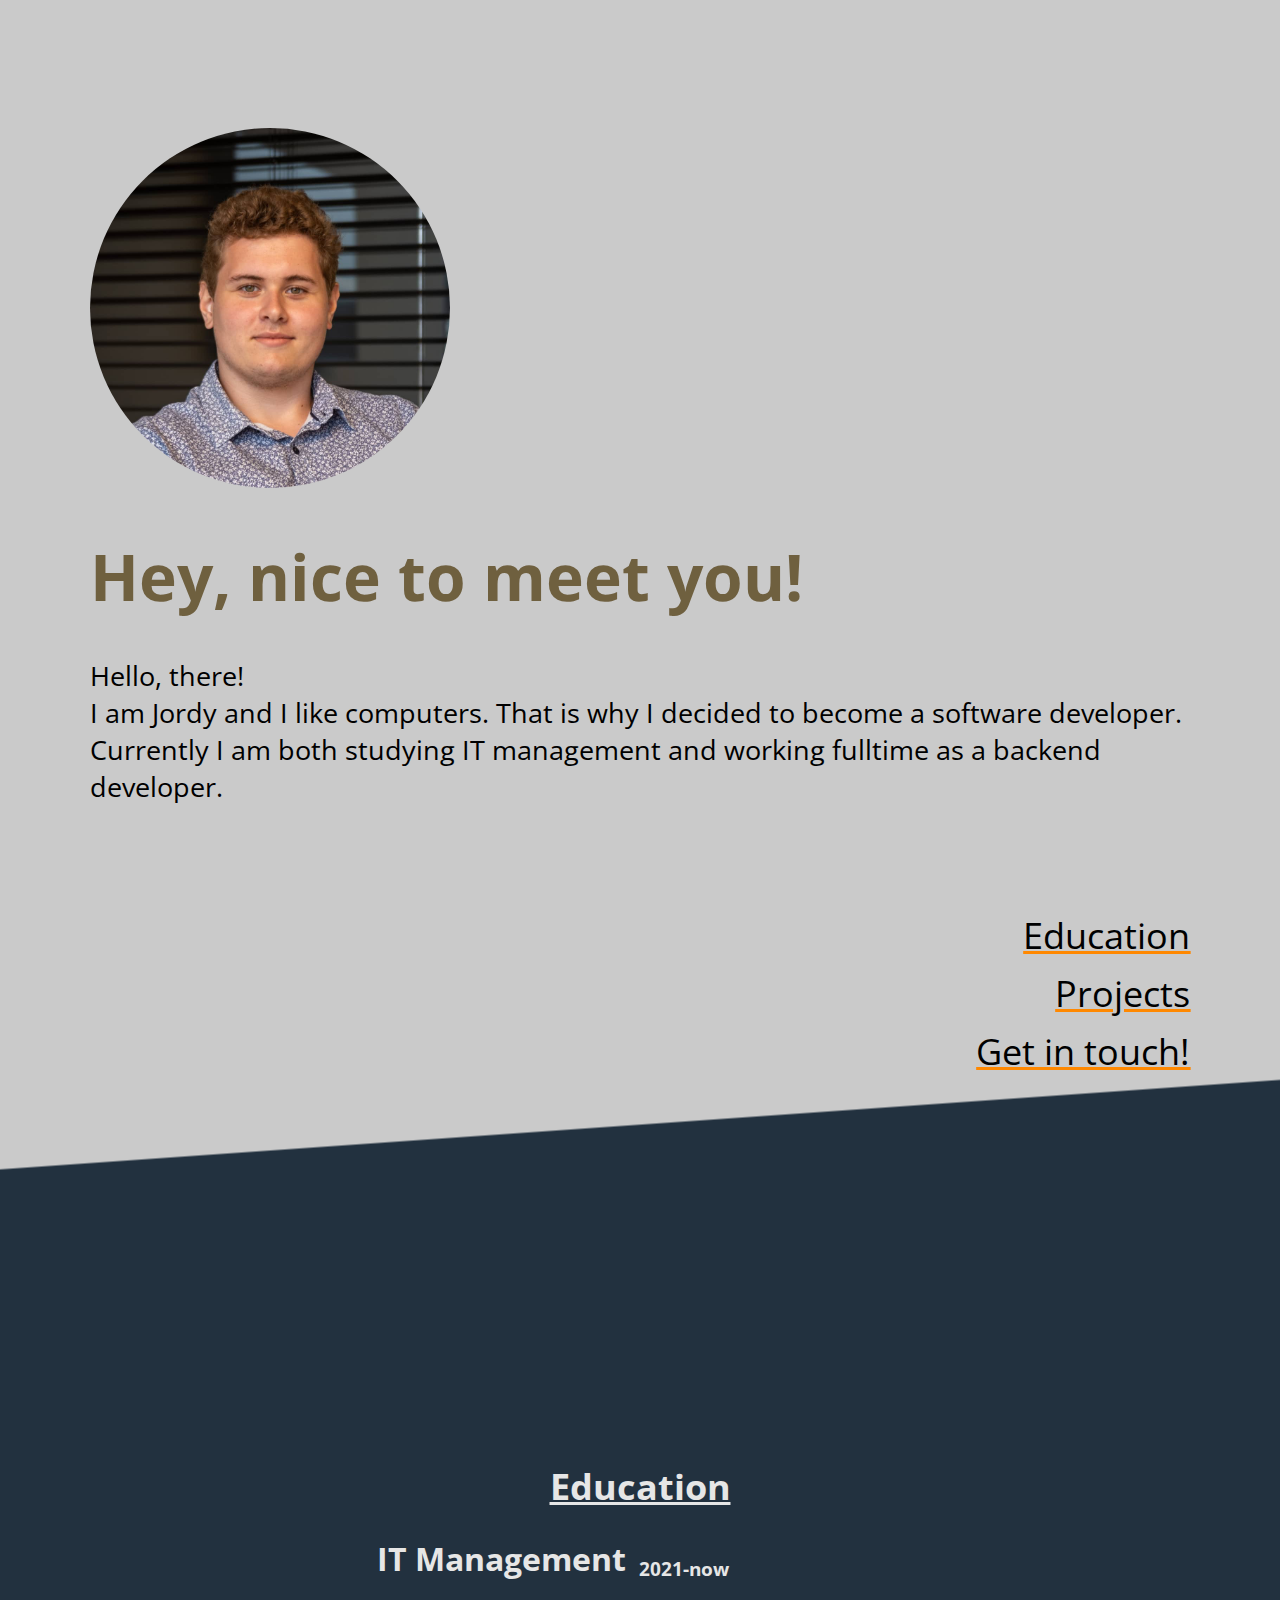
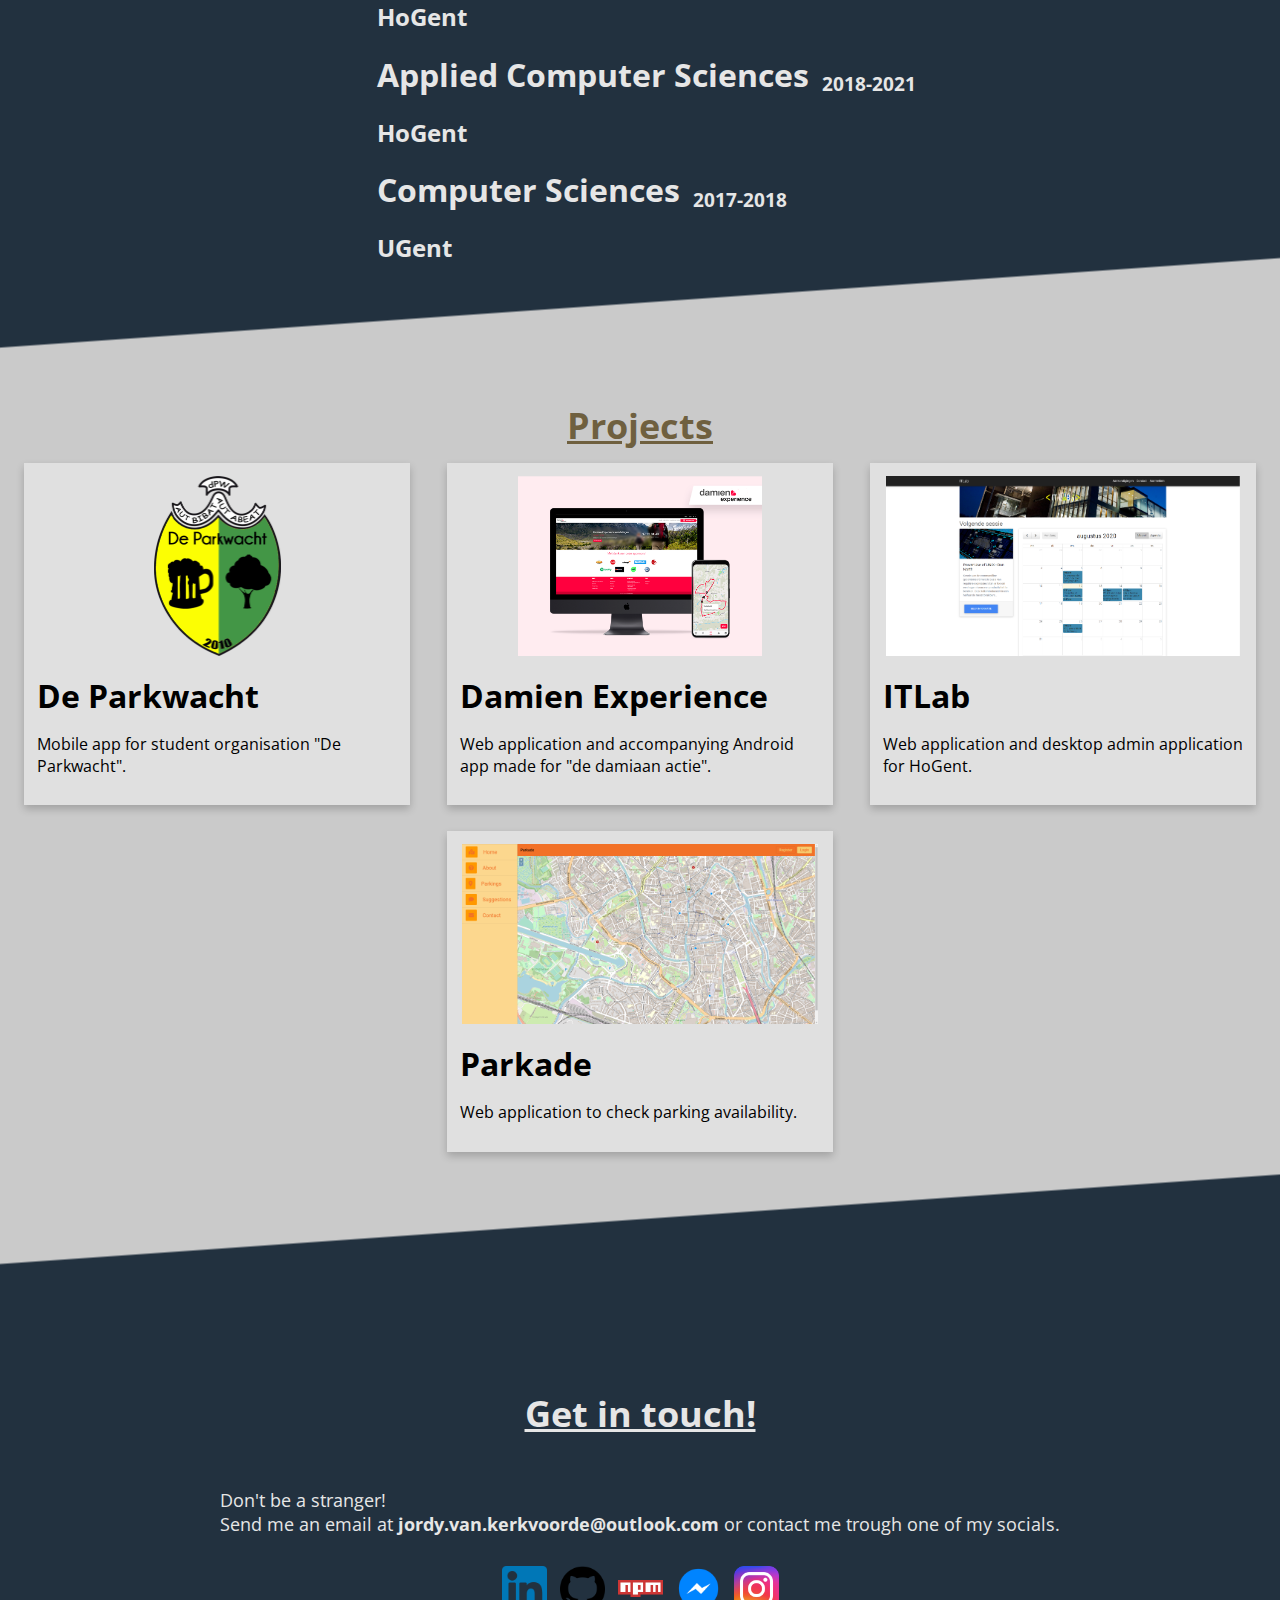
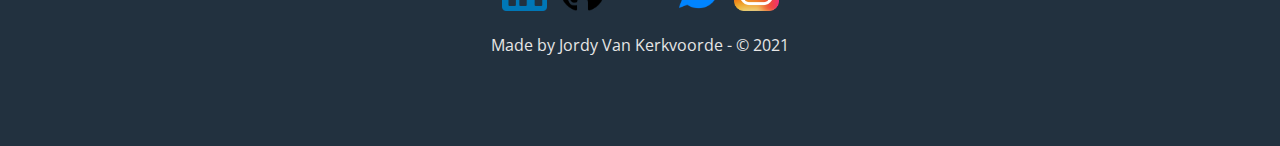
<file: index.html>
<!DOCTYPE html>
<html lang="en">
<head>
    <meta charset="UTF-8">
    <meta http-equiv="X-UA-Compatible" content="IE=edge">
    <meta name="viewport" content="width=device-width, initial-scale=1.0">
    <title>Jordy Van Kerkvoorde</title>
    <link rel="stylesheet" href="./index.css">
    <link rel="preconnect" href="https://fonts.googleapis.com">
    <link rel="preconnect" href="https://fonts.gstatic.com" crossorigin>
    <link href="https://fonts.googleapis.com/css2?family=Open+Sans:wght@300&display=swap" rel="stylesheet">
</head>
<body>
    <div class="page">
        <div class="home">
            <div class="content">
                    <div class="image"></div>
                <div class="landing">
                    <h1 class="title">
                        Hey, nice to meet you!
                    </h1>
                    <div class="about" style="white-space: pre-line">
                        Hello, there!
                        I am Jordy and I like computers. That is why I decided to become a software developer.
                        Currently I am both studying IT management and working fulltime as a backend developer.
                    </div>
                    <div class="index">
                        <ul>
                            <li><a href="#education">Education</a></li>
                            <li><a href="#projects">Projects</a></li>
                            <li><a href="#contact">Get in touch!</a></li>
                        </ul>
                    </div>
                </div>
            </div>
        </div>
        <div class="education" id="education">
            <h1 class="edu-title">Education</h1>
            <div class="edu-list">
                <div class="edu-item">
                    <div>
                        <h1 class="edu-item-title">IT Management</h1>
                        <h2 class="edu-item-institute">HoGent</h2>
                    </div>
                    <h3 class="edu-item-when">2021-now</h3>
                </div>
                <div class="edu-item">
                    <div>
                        <h1 class="edu-item-title">Applied Computer Sciences</h1>
                        <h2 class="edu-item-institute">HoGent</h2>
                    </div>
                    <h3 class="edu-item-when">2018-2021</h3>
                </div>
                <div class="edu-item">
                    <div>
                        <h1 class="edu-item-title">Computer Sciences</h1>
                        <h2 class="edu-item-institute">UGent</h2>
                    </div>
                    <h3 class="edu-item-when">2017-2018</h3>
                </div>
            </div>
        </div>
        <div class="projects" id="projects">
            <h1 class="proj-title">Projects</h1>
            <div class="proj-content">
                <a href="./pages/deparkwacht.project.html">
                    <div class="project-card">
                        <img class="project-img" src="./assets/deparkwacht/parkwacht_schild.png" alt="logo deparkwacht">
                        <h1>De Parkwacht</h1>
                        <p>Mobile app for student organisation "De Parkwacht".</p>
                    </div>
                </a>
                <a href="./pages/damien.project.html">
                    <div class="project-card">
                        <img class="project-img" src="./assets/damienexperience/damienhero.png" alt="logo damienexperience">
                        <h1>Damien Experience</h1>
                        <p>Web application and accompanying Android app made for "de damiaan actie".</p>
                    </div>
                </a>
                <a href="./pages/itlab.project.html">
                    <div class="project-card">
                        <img class="project-img" src="./assets/itlab/dotnetmain.png" alt="logo damienexperience">
                        <h1>ITLab</h1>
                        <p>Web application and desktop admin application for HoGent.</p>
                    </div>
                </a> 
                <a href="./pages/parkade.project.html">
                    <div class="project-card">
                        <img class="project-img" src="./assets/parkade/home.png" alt="logo damienexperience">
                        <h1>Parkade</h1>
                        <p>Web application to check parking availability.</p>
                    </div>
                </a>
            </div>
        </div>
        <div class="contact" id="contact">
            <h1 class="contact-title">Get in touch!</h1>
            <p style="white-space: pre-line" class="contact-par">
                Don't be a stranger!
                Send me an email at <b><a href="mailto:jordy.van.kerkvoorde@outlook.com">jordy.van.kerkvoorde@outlook.com</a></b> or contact me trough one of my socials.
            </p>
            <div class="socials">
                <a href="https://www.linkedin.com/in/jordyvankerkvoorde/" target="_blank"><img class="social" src="./assets/linkedin.png" alt="linkedin logo"></a>
                <a href="https://github.com/JordyVanKerkvoorde" target="_blank"><img class="social" src="./assets/github.png" alt="github logo"></a>
                <a href="https://www.npmjs.com/~keejaybe" target="_blank"><img class="social" src="./assets/npmjs.png" alt="npmjs logo"></a>
                <a href="https://www.messenger.com/t/jordyvankerkvoorde" target="_blank"><img class="social" src="./assets/messenger.png" alt="messenger logo"></a>
                <a href="https://www.instagram.com/jordyvankerkvoorde/" target="_blank"><img class="social" src="./assets/insta.png" alt="instagram logo"></a>
            </div>
            <div class="copyright">
                Made by Jordy Van Kerkvoorde - &copy; 2021
            </div>
        </div>
    </div>
</body>
</html>
</file>
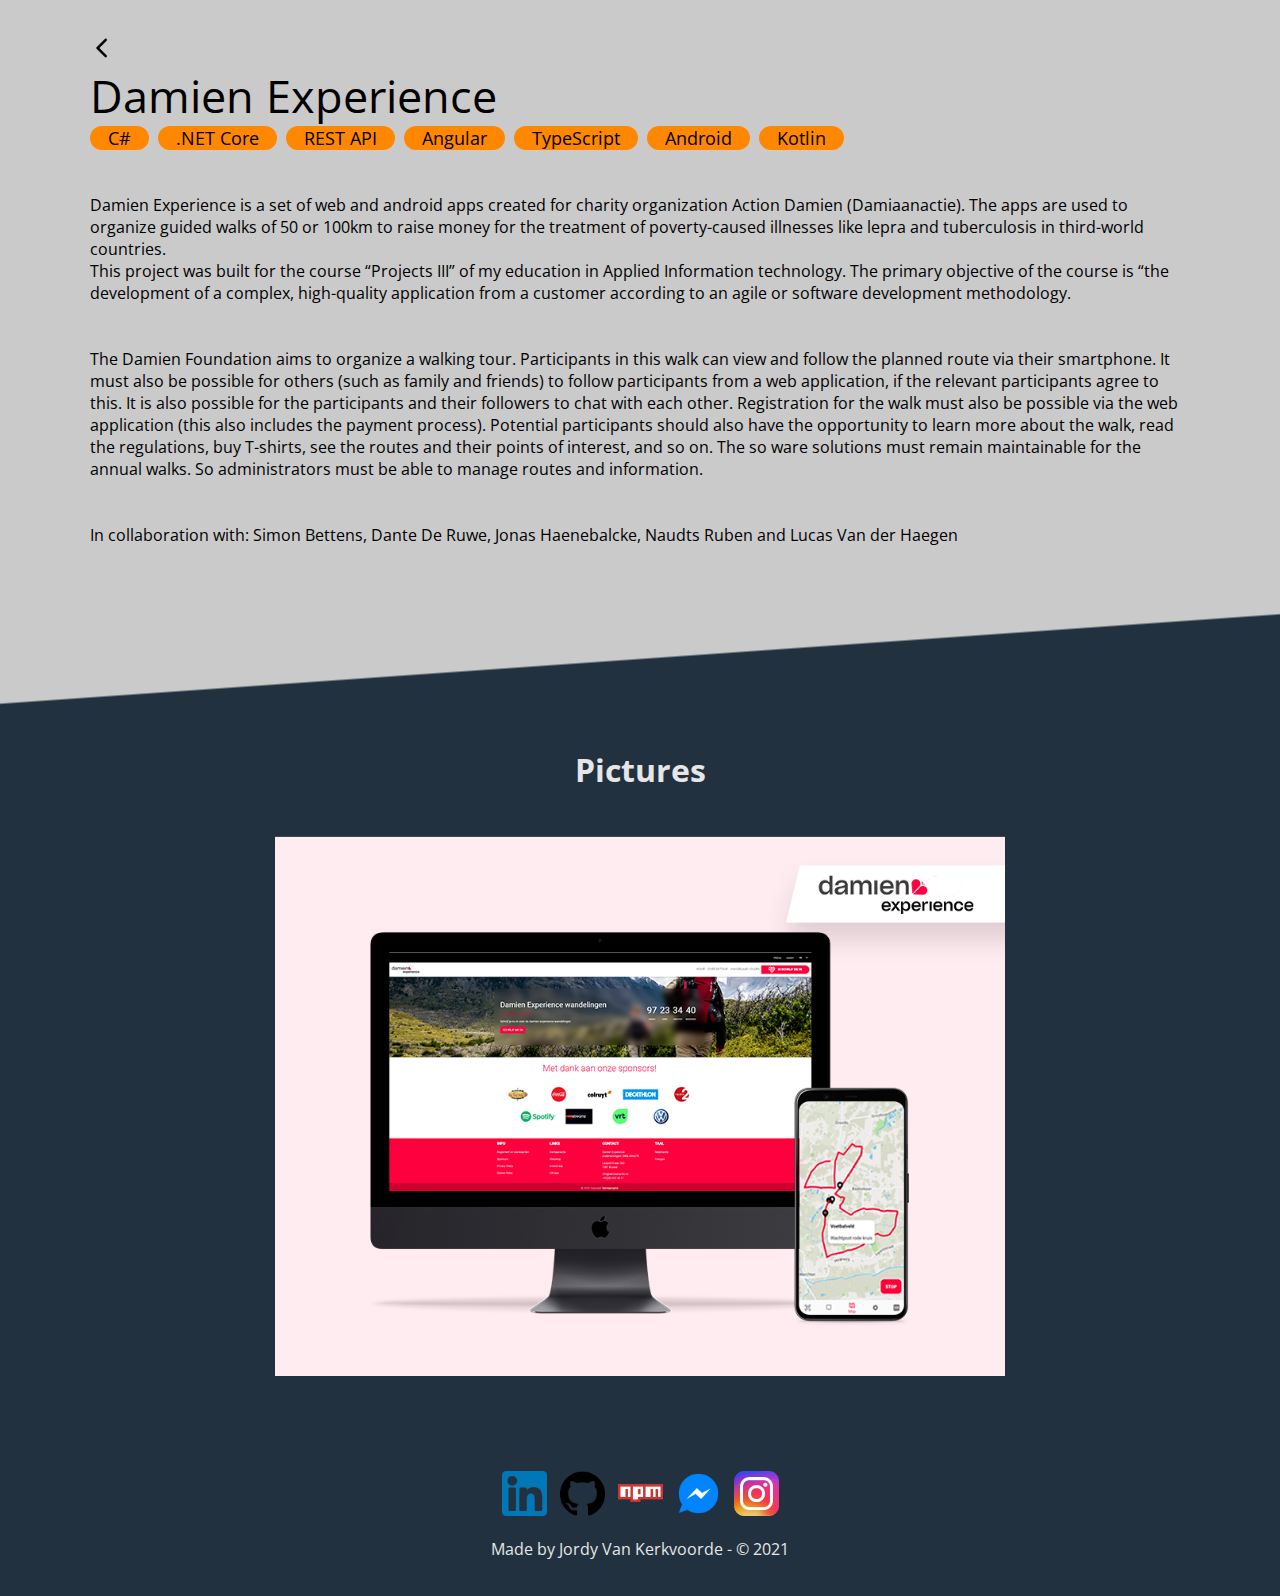
<file: pages/damien.project.html>
<!DOCTYPE html>
<html lang="en">
<head>
    <meta charset="UTF-8">
    <meta http-equiv="X-UA-Compatible" content="IE=edge">
    <meta name="viewport" content="width=device-width, initial-scale=1.0">
    <title>Jordy Van Kerkvoorde - De Parkwacht</title>
    <link rel="stylesheet" href="./project.css">
    <link rel="preconnect" href="https://fonts.googleapis.com">
    <link rel="preconnect" href="https://fonts.gstatic.com" crossorigin>
    <link href="https://fonts.googleapis.com/css2?family=Open+Sans:wght@300&display=swap" rel="stylesheet">
</head>
<body>
    <div class="content">
        <div class="back padded">
            <a href="../index.html#projects"><img src="../assets/back.svg" alt=""></a>
        </div>
        <div class="title padded">Damien Experience</div>
        <div class="pills padded">
            <div class="pill">C#</div>
            <div class="pill">.NET Core</div>
            <div class="pill">REST API</div>
            <div class="pill">Angular</div>
            <div class="pill">TypeScript</div>
            <div class="pill">Android</div>
            <div class="pill">Kotlin</div>
        </div>
        <div class="resume padded" style="white-space: pre-line">
            <p>
                Damien Experience is a set of web and android apps created for charity organization Action Damien (Damiaanactie). The apps are used to organize guided walks of 50 or 100km to raise money for the treatment of poverty-caused illnesses like lepra and tuberculosis in third-world countries.
                This project was built for the course “Projects III” of my education in Applied Information technology. The primary objective of the course is “the development of a complex, high-quality application from a customer according to an agile or software development methodology.
            </p>
            <p>
                The Damien Foundation aims to organize a walking tour. Participants in this walk can view and follow the planned route via their smartphone. It must also be possible for others (such as family and friends) to follow participants from a web application, if the relevant participants agree to this. It is also possible for the participants and their followers to chat with each other. Registration for the walk must also be possible via the web application (this also includes the payment process). Potential participants should also have the opportunity to learn more about the walk, read the regulations, buy T-shirts, see the routes and their points of interest, and so on. The so ware solutions must remain maintainable for the annual walks. So administrators must be able to manage routes and information.
            </p>
            <p>
                In collaboration with: Simon Bettens, Dante De Ruwe, Jonas Haenebalcke, Naudts Ruben and Lucas Van der Haegen
            </p>
        </div>
        <div class="divider"></div>
        <div class="pictures padded">
            <h1 class="subtitle">Pictures</h1>
            <div class="gallery">
                <img class="long" src="../assets/damienexperience/damienhero.png" alt="">
            </div>
        </div>
        <div class="footer"> 
            <div class="socials">
                <a href="https://www.linkedin.com/in/jordyvankerkvoorde/" target="_blank"><img class="social" src="../assets/linkedin.png" alt="linkedin logo"></a>
                <a href="https://github.com/JordyVanKerkvoorde" target="_blank"><img class="social" src="../assets/github.png" alt="github logo"></a>
                <a href="https://www.npmjs.com/~keejaybe" target="_blank"><img class="social" src="../assets/npmjs.png" alt="npmjs logo"></a>
                <a href="https://www.messenger.com/t/jordyvankerkvoorde" target="_blank"><img class="social" src="../assets/messenger.png" alt="messenger logo"></a>
                <a href="https://www.instagram.com/jordyvankerkvoorde/" target="_blank"><img class="social" src="../assets/insta.png" alt="instagram logo"></a>
            </div>
            <div class="copyright">
                Made by Jordy Van Kerkvoorde - &copy; 2021
            </div>
        </div>
    </div>
</body>
</html>
</file>
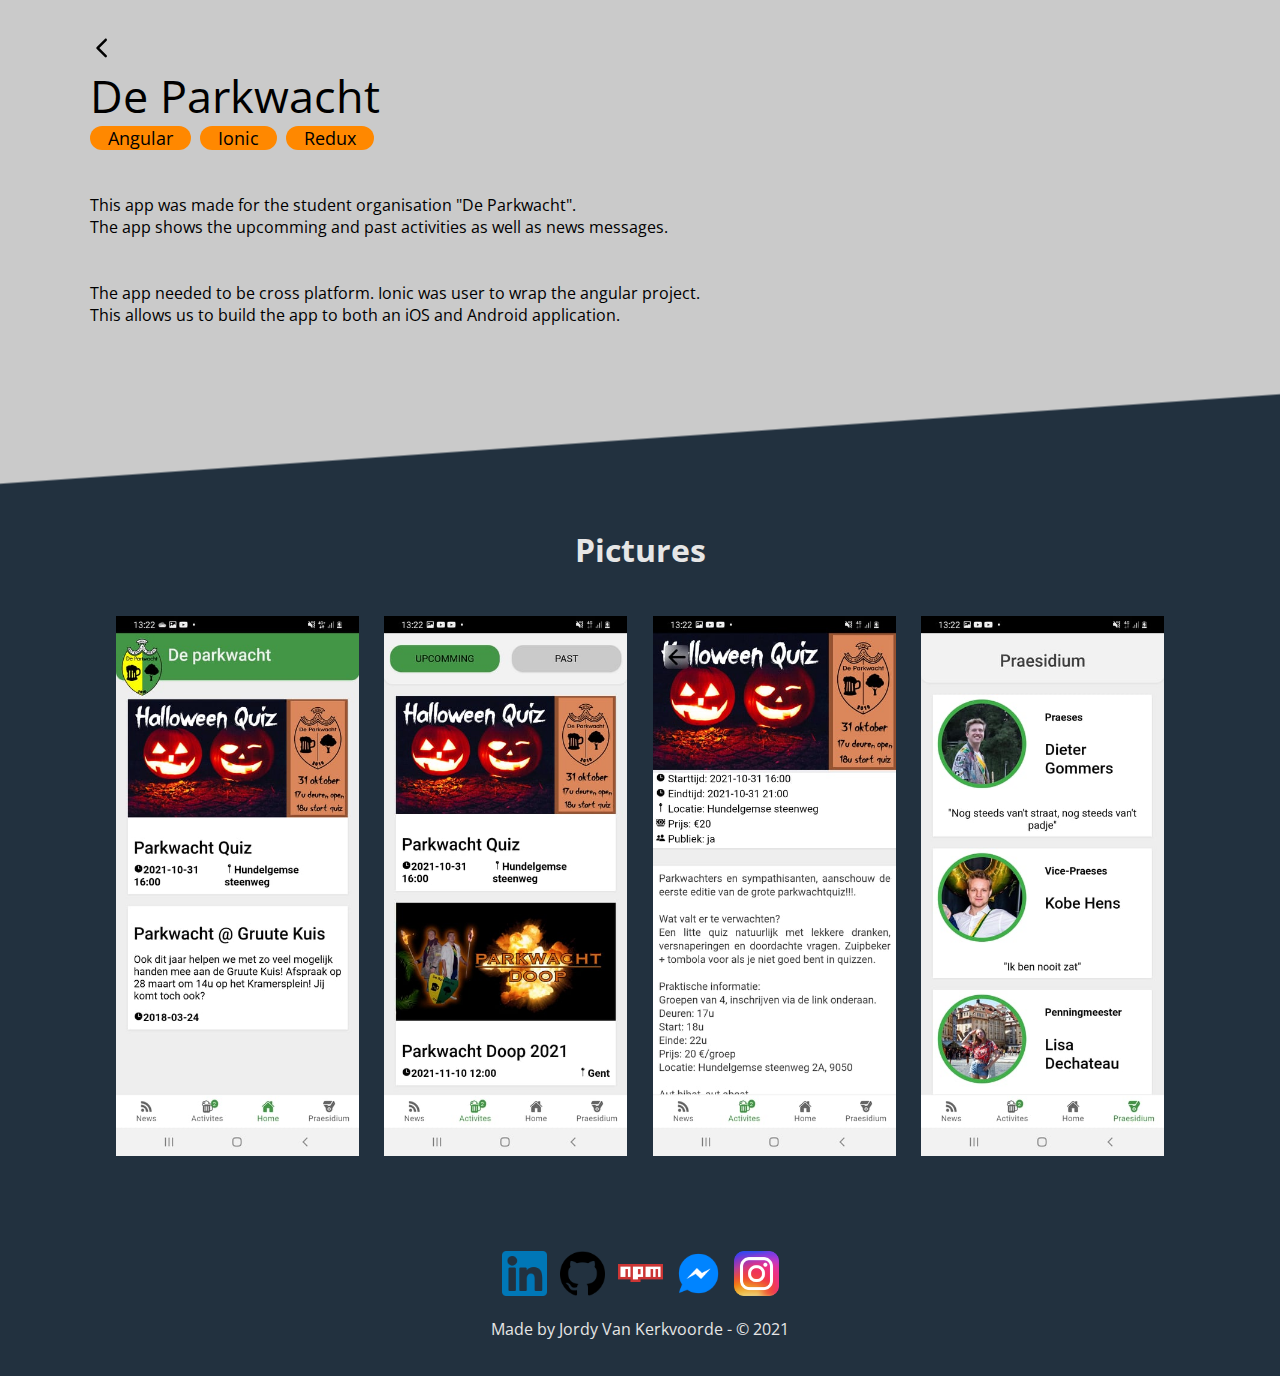
<file: pages/deparkwacht.project.html>
<!DOCTYPE html>
<html lang="en">
<head>
    <meta charset="UTF-8">
    <meta http-equiv="X-UA-Compatible" content="IE=edge">
    <meta name="viewport" content="width=device-width, initial-scale=1.0">
    <title>Jordy Van Kerkvoorde - De Parkwacht</title>
    <link rel="stylesheet" href="./project.css">
    <link rel="preconnect" href="https://fonts.googleapis.com">
    <link rel="preconnect" href="https://fonts.gstatic.com" crossorigin>
    <link href="https://fonts.googleapis.com/css2?family=Open+Sans:wght@300&display=swap" rel="stylesheet">
</head>
<body>
    <div class="content">
        <div class="back padded">
            <a href="../index.html#projects"><img src="../assets/back.svg" alt=""></a>
        </div>
        <div class="title padded">De Parkwacht</div>
        <div class="pills padded">
            <div class="pill">Angular</div>
            <div class="pill">Ionic</div>
            <div class="pill">Redux</div>
        </div>
        <div class="resume padded" style="white-space: pre-line">
            <p>
                This app was made for the student organisation "De Parkwacht".
                The app shows the upcomming and past activities as well as news messages.
            </p>
            <p>
                The app needed to be cross platform. Ionic was user to wrap the angular project.
                This allows us to build the app to both an iOS and Android application.
            </p>
        </div>
        <div class="divider"></div>
        <div class="pictures padded">
            <h1 class="subtitle">Pictures</h1>
            <div class="gallery">
                <img class="long" src="../assets/deparkwacht/home.jpg" alt="">
                <img class="long" src="../assets/deparkwacht/activities.jpg" alt="">
                <img class="long" src="../assets/deparkwacht/activity.jpg" alt="">
                <img class="long" src="../assets/deparkwacht/praesidium.jpg" alt="">
            </div>
        </div>
        <div class="footer"> 
            <div class="socials">
                <a href="https://www.linkedin.com/in/jordyvankerkvoorde/" target="_blank"><img class="social" src="../assets/linkedin.png" alt="linkedin logo"></a>
                <a href="https://github.com/JordyVanKerkvoorde" target="_blank"><img class="social" src="../assets/github.png" alt="github logo"></a>
                <a href="https://www.npmjs.com/~keejaybe" target="_blank"><img class="social" src="../assets/npmjs.png" alt="npmjs logo"></a>
                <a href="https://www.messenger.com/t/jordyvankerkvoorde" target="_blank"><img class="social" src="../assets/messenger.png" alt="messenger logo"></a>
                <a href="https://www.instagram.com/jordyvankerkvoorde/" target="_blank"><img class="social" src="../assets/insta.png" alt="instagram logo"></a>
            </div>
            <div class="copyright">
                Made by Jordy Van Kerkvoorde - &copy; 2021
            </div>
        </div>
    </div>
</body>
</html>
</file>
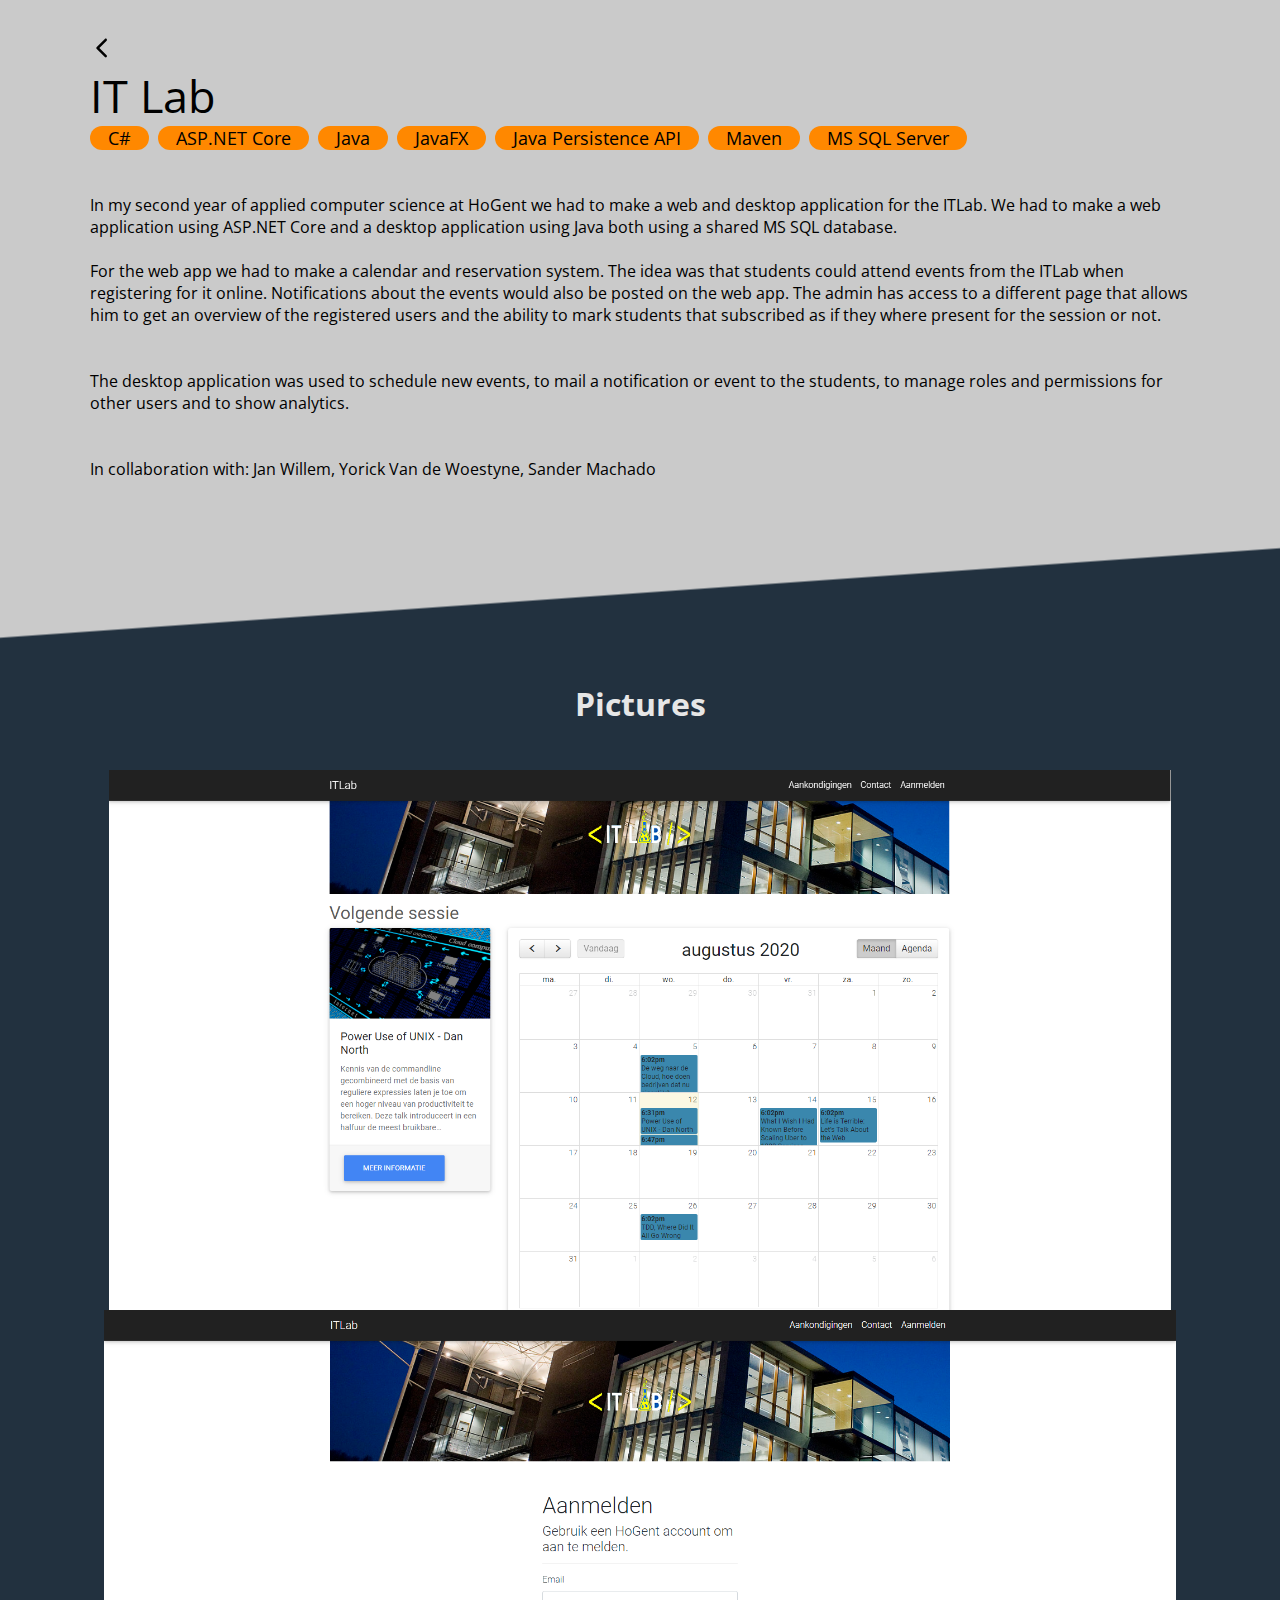
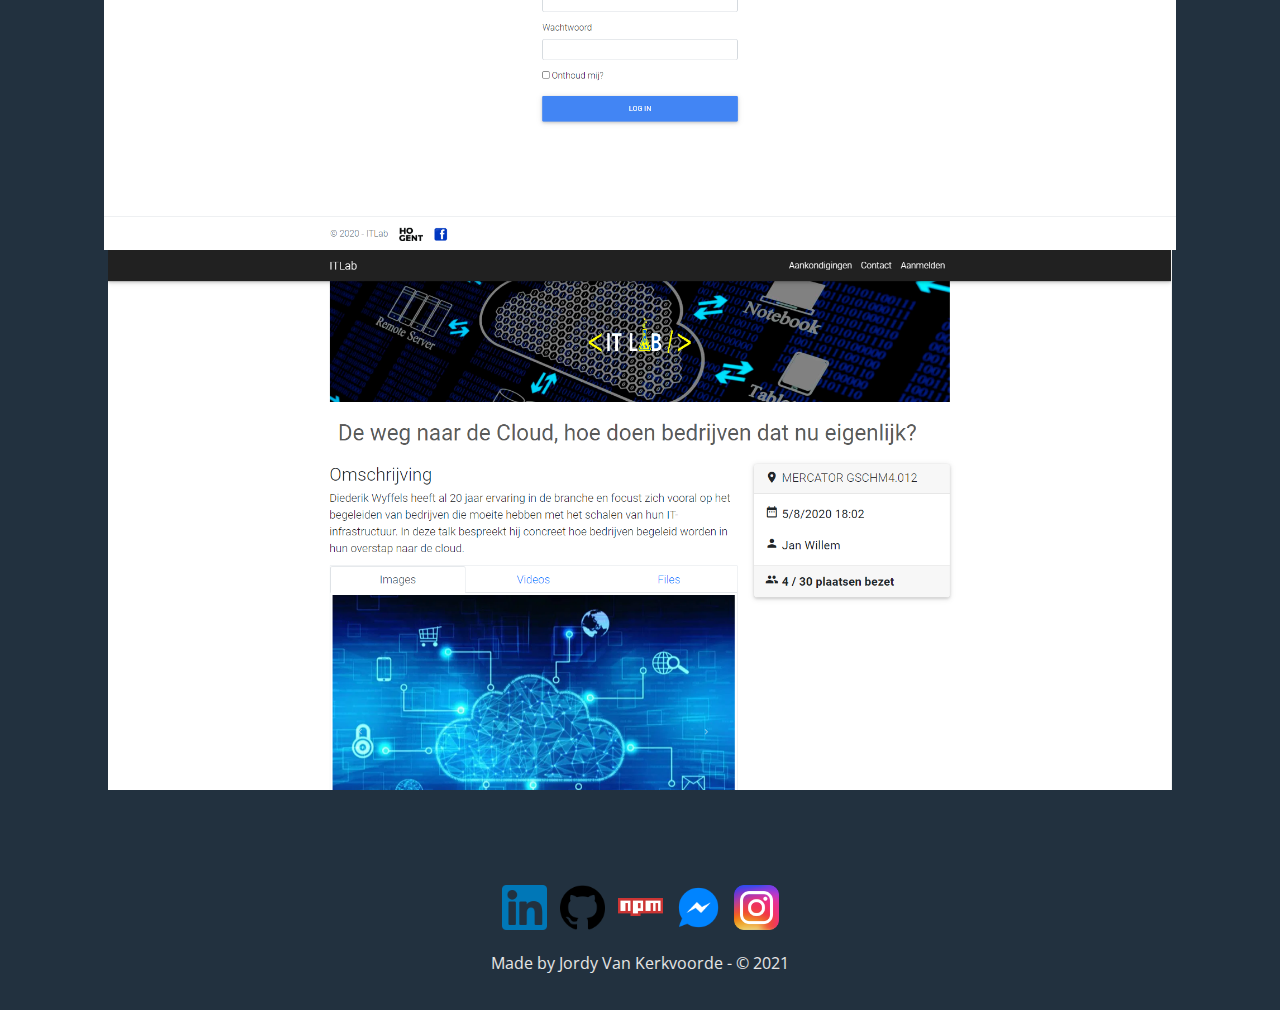
<file: pages/itlab.project.html>
<!DOCTYPE html>
<html lang="en">
<head>
    <meta charset="UTF-8">
    <meta http-equiv="X-UA-Compatible" content="IE=edge">
    <meta name="viewport" content="width=device-width, initial-scale=1.0">
    <title>Jordy Van Kerkvoorde - De Parkwacht</title>
    <link rel="stylesheet" href="./project.css">
    <link rel="preconnect" href="https://fonts.googleapis.com">
    <link rel="preconnect" href="https://fonts.gstatic.com" crossorigin>
    <link href="https://fonts.googleapis.com/css2?family=Open+Sans:wght@300&display=swap" rel="stylesheet">
</head>
<body>
    <div class="content">
        <div class="back padded">
            <a href="../index.html#projects"><img src="../assets/back.svg" alt=""></a>
        </div>
        <div class="title padded">IT Lab</div>
        <div class="pills padded">
            <div class="pill">C#</div>
            <div class="pill">ASP.NET Core</div>
            <div class="pill">Java</div>
            <div class="pill">JavaFX</div>
            <div class="pill">Java Persistence API</div>
            <div class="pill">Maven</div>
            <div class="pill">MS SQL Server</div>
        </div>
        <div class="resume padded" style="white-space: pre-line">
            <p>
                In my second year of applied computer science at HoGent we had to make a web and desktop application for the ITLab. We had to make a web application using ASP.NET Core and a desktop application using Java both using a shared MS SQL database.

                For the web app we had to make a calendar and reservation system. The idea was that students could attend events from the ITLab when registering for it online. Notifications about the events would also be posted on the web app. The admin has access to a different page that allows him to get an overview of the registered users and the ability to mark students that subscribed as if they where present for the session or not.
            </p>
            <p>
                The desktop application was used to schedule new events, to mail a notification or event to the students, to manage roles and permissions for other users and to show analytics.
            </p>
            <p>
                In collaboration with: Jan Willem, Yorick Van de Woestyne, Sander Machado
            </p>
        </div>
        <div class="divider"></div>
        <div class="pictures padded">
            <h1 class="subtitle">Pictures</h1>
            <div class="gallery">
                <img class="long" src="../assets/itlab/dotnetmain.png" alt="">
                <img class="long" src="../assets/itlab/dotnetlogin.png" alt="">
                <img class="long" src="../assets/itlab/dotneteventpage.png" alt="">
            </div>
        </div>
        <div class="footer"> 
            <div class="socials">
                <a href="https://www.linkedin.com/in/jordyvankerkvoorde/" target="_blank"><img class="social" src="../assets/linkedin.png" alt="linkedin logo"></a>
                <a href="https://github.com/JordyVanKerkvoorde" target="_blank"><img class="social" src="../assets/github.png" alt="github logo"></a>
                <a href="https://www.npmjs.com/~keejaybe" target="_blank"><img class="social" src="../assets/npmjs.png" alt="npmjs logo"></a>
                <a href="https://www.messenger.com/t/jordyvankerkvoorde" target="_blank"><img class="social" src="../assets/messenger.png" alt="messenger logo"></a>
                <a href="https://www.instagram.com/jordyvankerkvoorde/" target="_blank"><img class="social" src="../assets/insta.png" alt="instagram logo"></a>
            </div>
            <div class="copyright">
                Made by Jordy Van Kerkvoorde - &copy; 2021
            </div>
        </div>
    </div>
</body>
</html>
</file>
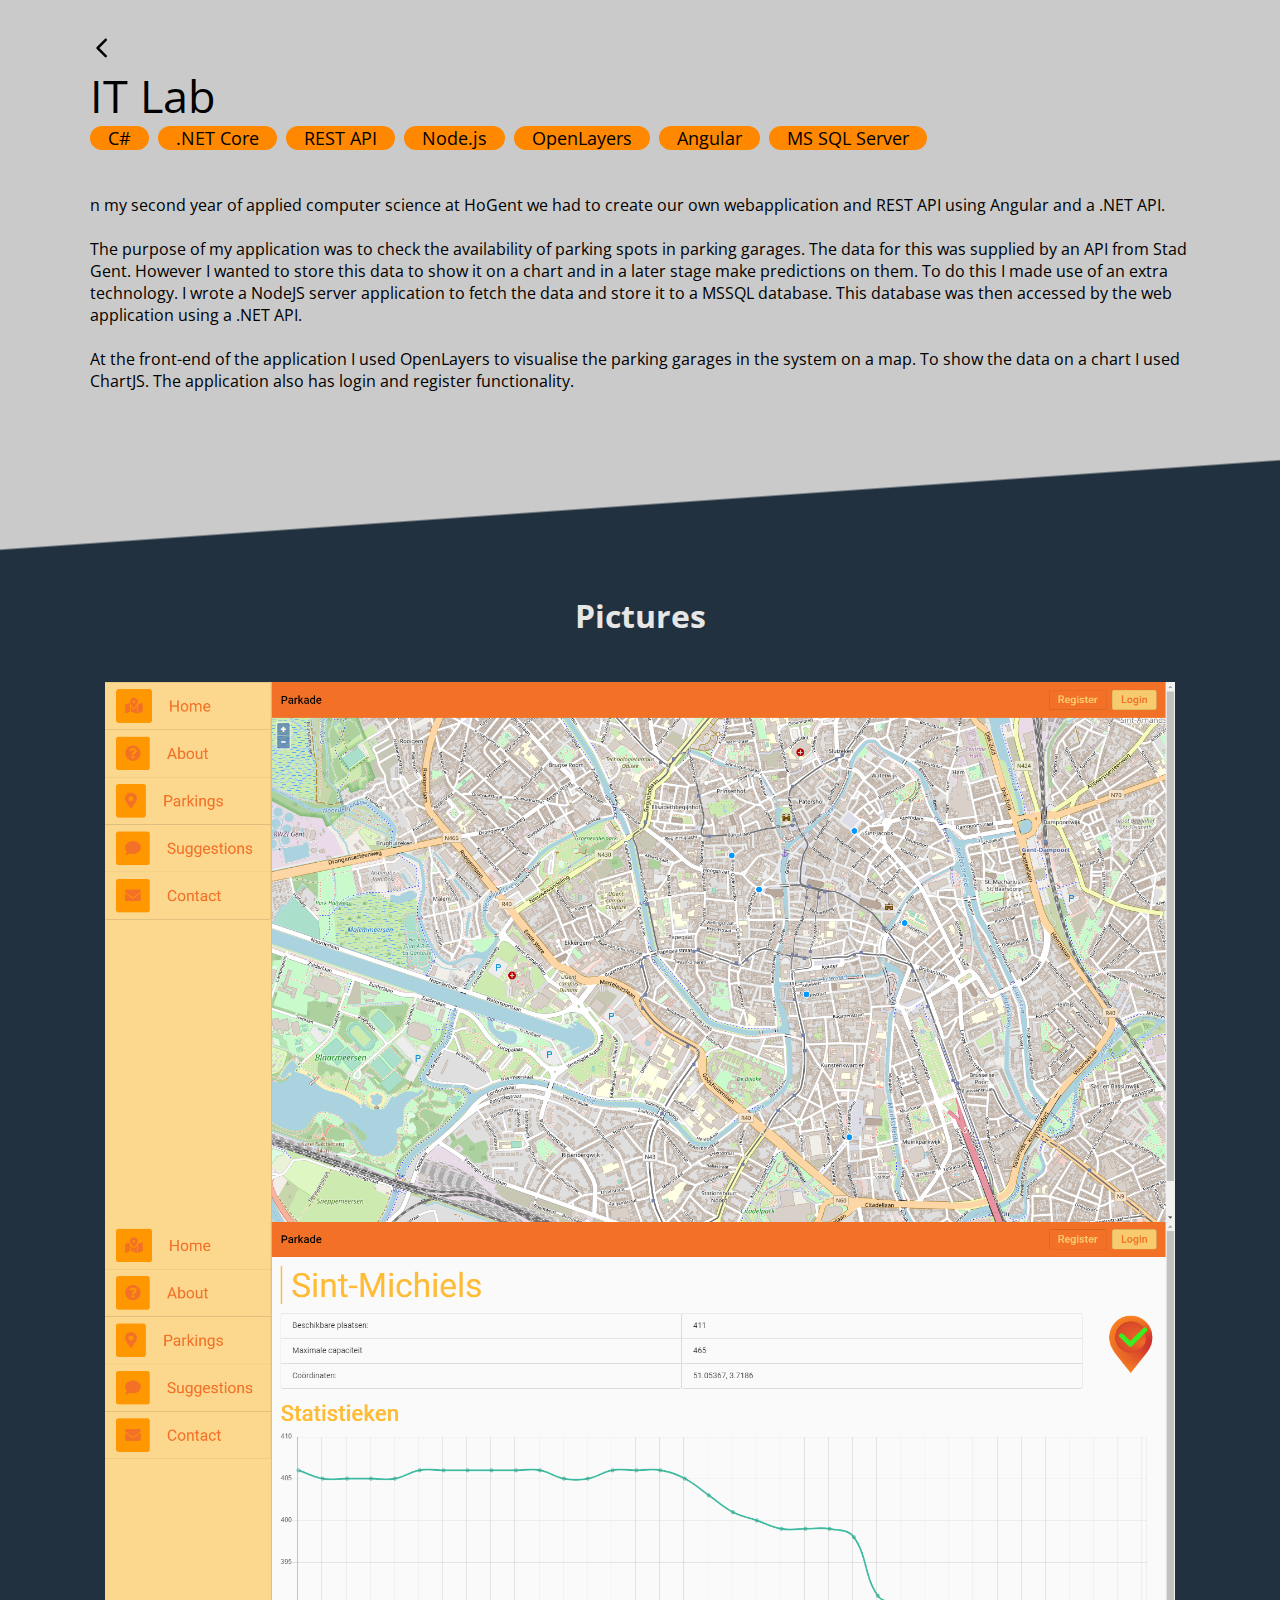
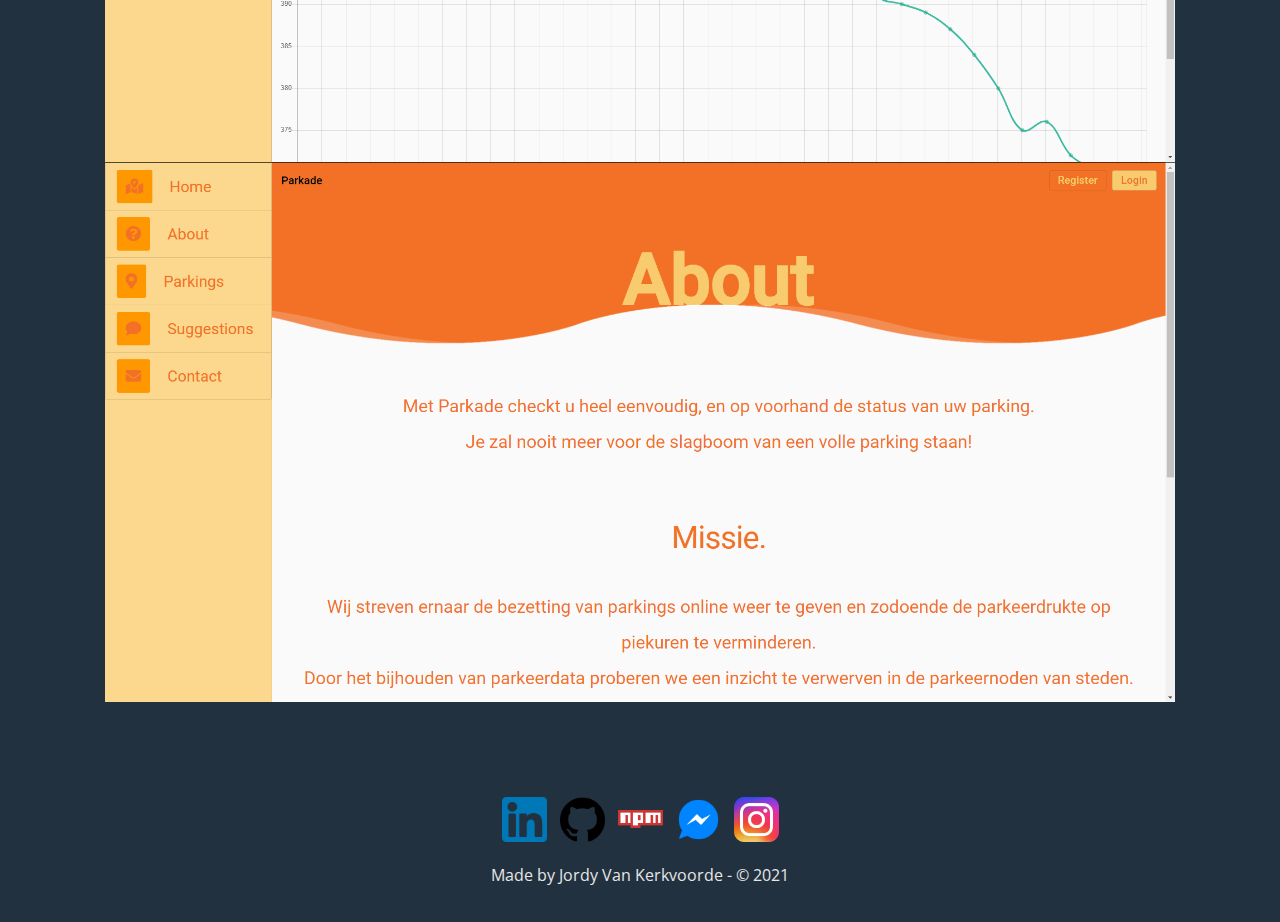
<file: pages/parkade.project.html>
<!DOCTYPE html>
<html lang="en">
<head>
    <meta charset="UTF-8">
    <meta http-equiv="X-UA-Compatible" content="IE=edge">
    <meta name="viewport" content="width=device-width, initial-scale=1.0">
    <title>Jordy Van Kerkvoorde - De Parkwacht</title>
    <link rel="stylesheet" href="./project.css">
    <link rel="preconnect" href="https://fonts.googleapis.com">
    <link rel="preconnect" href="https://fonts.gstatic.com" crossorigin>
    <link href="https://fonts.googleapis.com/css2?family=Open+Sans:wght@300&display=swap" rel="stylesheet">
</head>
<body>
    <div class="content">
        <div class="back padded">
            <a href="../index.html#projects"><img src="../assets/back.svg" alt=""></a>
        </div>
        <div class="title padded">IT Lab</div>
        <div class="pills padded">
            <div class="pill">C#</div>
            <div class="pill">.NET Core</div>
            <div class="pill">REST API</div>
            <div class="pill">Node.js</div>
            <div class="pill">OpenLayers</div>
            <div class="pill">Angular</div>
            <div class="pill">MS SQL Server</div>
        </div>
        <div class="resume padded" style="white-space: pre-line">
            <p>
                n my second year of applied computer science at HoGent we had to create our own webapplication and REST API using Angular and a .NET API.

The purpose of my application was to check the availability of parking spots in parking garages. The data for this was supplied by an API from Stad Gent. However I wanted to store this data to show it on a chart and in a later stage make predictions on them. To do this I made use of an extra technology. I wrote a NodeJS server application to fetch the data and store it to a MSSQL database. This database was then accessed by the web application using a .NET API.

At the front-end of the application I used OpenLayers to visualise the parking garages in the system on a map. To show the data on a chart I used ChartJS. The application also has login and register functionality.
            </p>
        </div>
        <div class="divider"></div>
        <div class="pictures padded">
            <h1 class="subtitle">Pictures</h1>
            <div class="gallery">
                <img class="long" src="../assets/parkade/home.png" alt="">
                <img class="long" src="../assets/parkade/parking.png" alt="">
                <img class="long" src="../assets/parkade/about.png" alt="">
            </div>
        </div>
        <div class="footer"> 
            <div class="socials">
                <a href="https://www.linkedin.com/in/jordyvankerkvoorde/" target="_blank"><img class="social" src="../assets/linkedin.png" alt="linkedin logo"></a>
                <a href="https://github.com/JordyVanKerkvoorde" target="_blank"><img class="social" src="../assets/github.png" alt="github logo"></a>
                <a href="https://www.npmjs.com/~keejaybe" target="_blank"><img class="social" src="../assets/npmjs.png" alt="npmjs logo"></a>
                <a href="https://www.messenger.com/t/jordyvankerkvoorde" target="_blank"><img class="social" src="../assets/messenger.png" alt="messenger logo"></a>
                <a href="https://www.instagram.com/jordyvankerkvoorde/" target="_blank"><img class="social" src="../assets/insta.png" alt="instagram logo"></a>
            </div>
            <div class="copyright">
                Made by Jordy Van Kerkvoorde - &copy; 2021
            </div>
        </div>
    </div>
</body>
</html>
</file>
<file: index.css>
body {
    font-family: 'Open Sans', sans-serif;
    padding: 0;
    margin: 0;
}

html {
    padding: 0;
    margin: 0;
    scroll-behavior: smooth;
}

.title {
    color: #463000b0;
    font-size: 5vw;
    margin: 0;
    padding: 0;
    margin-top: 5vh;
}

h1 { 
    margin: 0;
    padding: 0;
}

.image {
    height: 40vh;
    width: 40vh;
    border-radius: 20vh;
    background-image: url('./assets/profile.jpg');
    background-repeat: no-repeat;
    background-size: cover;
    background-position: center center;   
}

.landing {
    display: flex;
    flex-direction: column;
}

.content {
    padding-top: 10vw;
    padding-left: 7vw;
    padding-right: 7vw;
    height: fit-content;
    padding-bottom: 20vh;
    display: flex;
    flex-direction: row;
    flex-wrap: wrap;
    justify-content: space-between;
}

.home {
    padding: 0;
    margin: 0;
    background-color: #cacaca;
    background-image: linear-gradient(176deg, #cacaca 80%, #22313F calc(80% + 2px))
}

.about {
    font-size: 3vh;
}

.index>ul>li {
    font-size: 4vh;
    text-decoration: none;
    text-align: end;
    padding-bottom: 1vh;
    text-decoration: underline;
    text-decoration-color: #ff8800;
}

.index>ul {
    padding-top: 10vh;
    list-style-type: none;
    padding-bottom: 10vh;
}

.education {
    color: #e6e6e6;
    min-height: 70vh;
    /* background-color: #222222; */
    background-image: linear-gradient(176deg, #22313F 80%, #cacaca calc(80% + 2px));
    align-content: center;
}

.edu-title, .proj-title, .contact-title {
    text-align: center;
    font-size: 4vh;
    text-decoration: underline;
    font-weight: bolder;
}

.edu-list, .contact-par { 
    width: fit-content;
    margin: auto;
    padding: 2vw;
}

.edu-item {
    display: flex;
    flex-direction: row;
}

.edu-item>div {
    padding-left: 1vw;
    padding-right: 1vw;
}

.projects {
    min-height: 60vh;
    background-color: #cacaca;
    background-image: linear-gradient(176deg, #cacaca 80%, #22313F calc(80% + 2px));
}

.proj-title {
    color: #463000b0;
}

.contact {
    color: #e6e6e6;
    min-height: 20vh;
    background-color: #22313F;
    padding-bottom: 10vh;
}

a:link {
    text-decoration: inherit;
    color: inherit;
    cursor: pointer;
}

a:visited {
    text-decoration: inherit;
    color: inherit;
    cursor: pointer;
}

.socials {
    /* display: flex; */
    /* flex-direction: row; */
    width: fit-content;
    margin: auto;
}

.social {
    display: inline-block;
    vertical-align: middle;
    width: 5vh;
    padding: 0.5vh;
}

.contact-par {
    font-size: 2vh;
}

.project-card {
    background-color: #e0e0e0;
    width: 40vh;
    margin: 1vw;
    padding: 1vw;
    box-shadow: 0 4px 8px 0 rgba(0,0,0,0.2);
}

.project-img {
    height: 20vh;
    display: block;
    margin: auto;
    margin-bottom: 2vh;
}

.proj-content {
    margin:auto;
    width: fit-content;
    display: flex;
    flex-direction: row;
    flex-wrap: wrap;
    padding-bottom: 25vh;
    justify-content: flex-start;
    justify-content: space-evenly;
    align-content: space-around;
}

.copyright {
    text-align: center;
    padding-top: 2vh;
}
</file>
<file: pages/project.css>
body {
    font-family: 'Open Sans', sans-serif;
    padding: 0;
    margin: 0;
    background-color: #cacaca;
}

html {
    padding: 0;
    margin: 0;
    scroll-behavior: smooth;
}

.pills {
    display: flex;
    flex-direction: row;
    flex-wrap: wrap;
}

.pill {
    background-color: #ff8800;
    font-size: 2vh;
    padding-left: 2vh;
    padding-right: 2vh;
    border-radius: 25px;
    margin-right: 1vh;
}

.title {
    font-size: 5vh;
}



.divider {
    height: 20vh;
    background-image: linear-gradient(176deg, #cacaca 50%, #22313F calc(50% + 2px));
}

.pictures, .footer {
    background-color: #22313F;
}

.gallery {
    display: flex;
    flex-direction: row;
    flex-wrap: wrap;
    justify-content: space-evenly;
    padding-bottom: 10vh;
}

h1 { 
    margin: 0;
    padding: 0;
}

.subtitle {
    color: #e6e6e6;
    text-align: center;
    padding-bottom: 5vh;
}

.long {
    height: 60vh;
}

p {
    margin: 0;
}

.padded {
    padding-left: 10vh;
    padding-right: 10vh;
}

.socials {
    /* display: flex; */
    /* flex-direction: row; */
    width: fit-content;
    margin: auto;
}

.social {
    display: inline-block;
    vertical-align: middle;
    width: 5vh;
    padding: 0.5vh;
}

.copyright {
    text-align: center;
    padding-top: 2vh;
    padding-bottom: 4vh;
    color: #e6e6e6;
}

.back {
    padding-top: 4vh;
}
</file>
